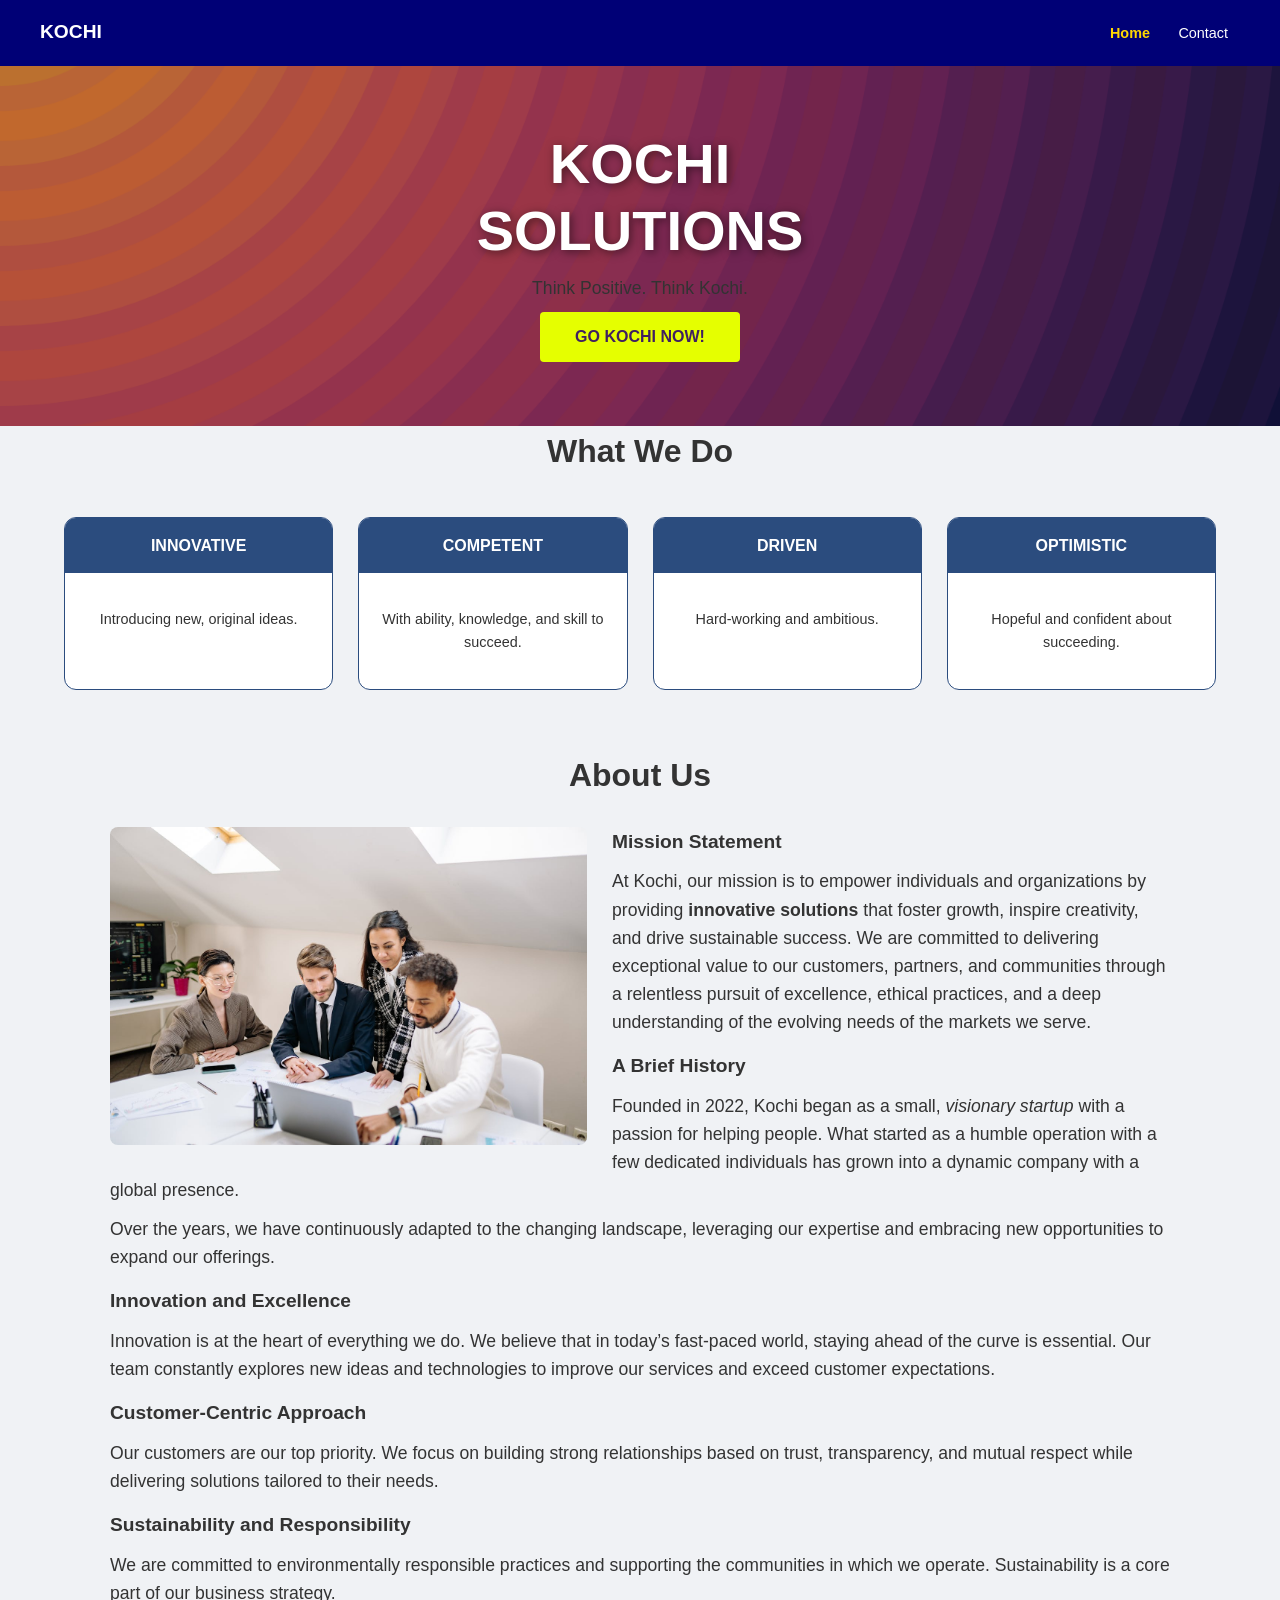
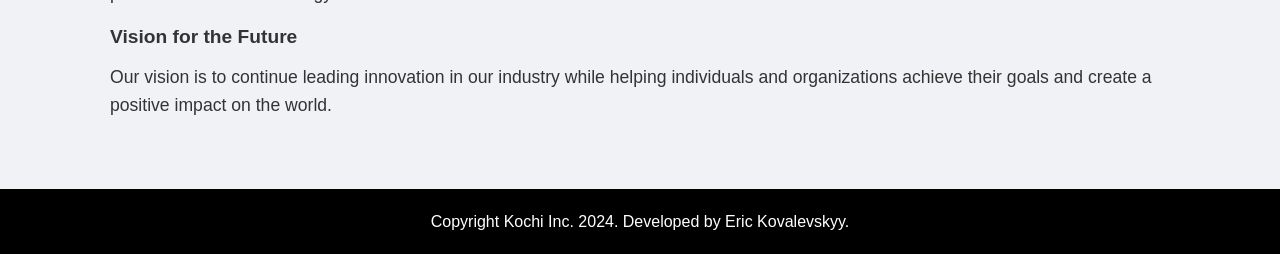
<file: index.html>
<!DOCTYPE html>
<html lang="en">
<head>
  <meta charset="UTF-8">
  <meta name="viewport" content="width=device-width, initial-scale=1.0">
  <title>Kochi Solutions</title>

  <link rel="stylesheet" href="css/index.css">
  <link rel="stylesheet" href="css/layout.css">
  <link rel="stylesheet" href="css/contact.css">
</head>

<body>

<header class="header">
  <nav class="navbar">
    <div class="logo">
      <span>KOCHI</span>
    </div>

    <div class="nav-link">
      <ul class="nav-links-list">
        <li><a href="index.html" class="active">Home</a></li>
        <li><a href="pages/contact.html">Contact</a></li>
      </ul>
    </div>
  </nav>
</header>

<main>

<section class="hero-contact">
  <img src="images/rainbow-vortex.png" alt="Colorful rainbow vortex background">

  <div class="hero-text">
    <h1>KOCHI SOLUTIONS</h1>
    <p>Think Positive. Think Kochi.</p>
    <a href="#" class="btn">GO KOCHI NOW!</a>
  </div>
</section>

<section>
  <h2>What We Do</h2>

  <div class="card">

    <article class="card1">
      <div class="card-body">
        <h3 class="card-title">Innovative</h3>
        <p class="card-text">Introducing new, original ideas.</p>
      </div>
    </article>

    <article class="card2">
      <div class="card-body">
        <h3 class="card-title">Competent</h3>
        <p class="card-text">With ability, knowledge, and skill to succeed.</p>
      </div>
    </article>

    <article class="card3">
      <div class="card-body">
        <h3 class="card-title">Driven</h3>
        <p class="card-text">Hard-working and ambitious.</p>
      </div>
    </article>

    <article class="card4">
      <div class="card-body">
        <h3 class="card-title">Optimistic</h3>
        <p class="card-text">Hopeful and confident about succeeding.</p>
      </div>
    </article>

  </div>
</section>

<section class="about">
  <h2>About Us</h2>

  <div class="content-block">

    <div class="main-image">
      <img src="images/people-working.jpg" alt="Team of professionals working together in an office">
    </div>

    <div class="text-side">

      <h3>Mission Statement</h3>
      <p>
        At Kochi, our mission is to empower individuals and organizations by providing
        <strong>innovative solutions</strong> that foster growth, inspire creativity, and drive
        sustainable success. We are committed to delivering exceptional value to our
        customers, partners, and communities through a relentless pursuit of excellence,
        ethical practices, and a deep understanding of the evolving needs of the markets
        we serve.
      </p>

      <h3>A Brief History</h3>
      <p>
        Founded in 2022, Kochi began as a small, <em>visionary startup</em> with a passion
        for helping people. What started as a humble operation with a few dedicated
        individuals has grown into a dynamic company with a global presence.
      </p>

      <p>
        Over the years, we have continuously adapted to the changing landscape,
        leveraging our expertise and embracing new opportunities to expand our
        offerings.
      </p>

      <h3>Innovation and Excellence</h3>
      <p>
        Innovation is at the heart of everything we do. We believe that in today’s
        fast-paced world, staying ahead of the curve is essential. Our team constantly
        explores new ideas and technologies to improve our services and exceed
        customer expectations.
      </p>

      <h3>Customer-Centric Approach</h3>
      <p>
        Our customers are our top priority. We focus on building strong relationships
        based on trust, transparency, and mutual respect while delivering solutions
        tailored to their needs.
      </p>

      <h3>Sustainability and Responsibility</h3>
      <p>
        We are committed to environmentally responsible practices and supporting the
        communities in which we operate. Sustainability is a core part of our business
        strategy.
      </p>

      <h3>Vision for the Future</h3>
      <p>
        Our vision is to continue leading innovation in our industry while helping
        individuals and organizations achieve their goals and create a positive impact
        on the world.
      </p>

    </div>

  </div>
</section>

</main>

<footer class="footer">
  <span>Copyright Kochi Inc. 2024. Developed by Eric Kovalevskyy.</span>
</footer>

</body>
</html>
</file>
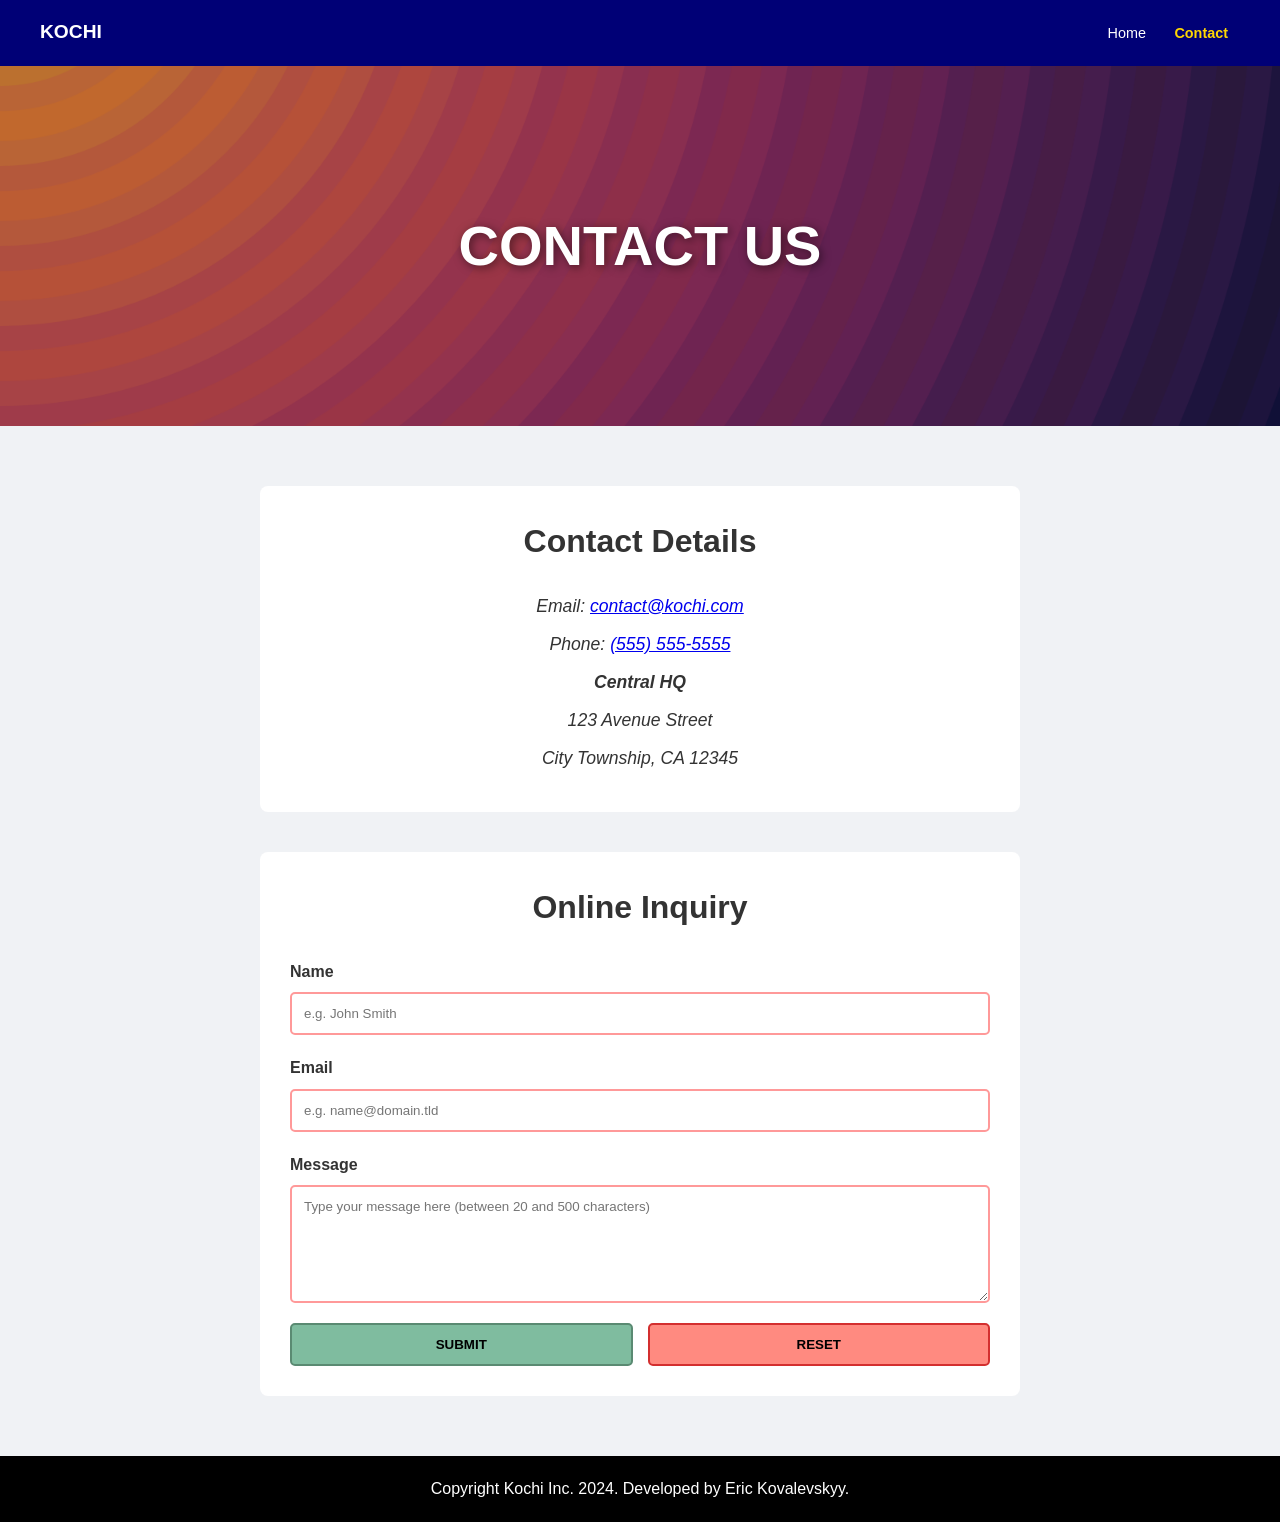
<file: pages/contact.html>
<!DOCTYPE html>
<html lang="en">
<head>
    <meta charset="UTF-8">
    <meta name="viewport" content="width=device-width, initial-scale=1.0">
<title>Contact | Kochi Solutions</title>
    <link rel="stylesheet" href="../css/contact.css">
    <link rel="stylesheet" href="../css/layout.css">
</head>
<body>
    <header class="header">
  <nav class="navbar">
    <div class="logo">
      <span>KOCHI</span>
    </div>
    <div class="nav-link">
        <ul class="nav-links-list">
            <li><a href="../index.html">Home</a></li>
            <li><a href="contact.html" class="active">Contact</a></li>
        </ul>
    </div>
    </nav>
      </header>
    <main>
        <section class="hero-contact">
            <img src="../images/rainbow-vortex.png" alt="Vibrant rainbow bg image">
            <div class="hero-text">
                <h1>CONTACT US</h1>
            </div>
        </section>

        <section class="contact-container">
            
            <div class="contact-details">
                <h2>Contact Details</h2>
                <div class="details-content">
                    <address>
                   <p>Email: <a href="mailto:contact@kochi.com">contact@kochi.com</a></p>
                        <p>Phone: <a href="tel:+15555555555">(555) 555-5555</a></p>
                    
                    <p><strong>Central HQ</strong></p>
                    <p>123 Avenue Street</p>
                    <p>City Township, CA 12345</p>
                    </address>
                </div>
            </div>

            <div class="online-inquiry">
                <h2>Online Inquiry</h2>
                <form action="#">
                    <div class="form-row">
                        <label for="name">Name</label>
                        <input type="text" id="name" name="name" placeholder="e.g. John Smith" required>
                    </div>

                    <div class="form-row">
                        <label for="email">Email</label>
                        <input type="email" id="email" name="email" placeholder="e.g. name@domain.tld" required>
                    </div>

                    <div class="form-row">
                        <label for="message">Message</label>
                        <textarea id="message" name="message" rows="6" placeholder="Type your message here (between 20 and 500 characters)" required></textarea>
                    </div>

                    <div class="form-buttons">
                        <button type="submit" class="btn-submit">SUBMIT</button>
                        <button type="reset" class="btn-reset">RESET</button>
                    </div>
                </form>
            </div>

        </section>
    </main>
    <footer class="footer">
  <span>Copyright Kochi Inc. 2024. Developed by Eric Kovalevskyy.</span>
</footer>
</body>
</html>
</file>
<file: css/index.css>
h1 {
    font-size: 2.2rem;
    color: #ffffff;
    text-transform: uppercase;
    line-height: 1.2;
    margin: 0;
    text-shadow: 2px 2px 3px rgba(0,0,0,0.3);
}

h2 {
    font-size: 2rem;
    color: #333333;
    margin-bottom: 20px;
    text-transform: capitalize;
}

h3 {
    font-size: 1.2rem;
    color: #333333;
    margin-top: 15px;
    margin-bottom: 10px;
}

p {
    font-size: 1rem;
    color: #333333;
    line-height: 1.6;
    margin-bottom: 15px;
}

.hero-contact {
    position: relative;
    height: 85vh; 
    overflow: hidden;
}

.hero-contact img {
    width: 100%;
    height: 100%;
    display: block;
    object-fit: cover;
}

.hero-text {
    position: absolute;   
    top: 45%; 
    left: 10%; 
    transform: translateY(-50%);
    color: #ffffff;
    text-align: left;
    max-width: 400px;
    z-index: 10;
}

.hero-text a.btn {
    color: #402060;
    text-decoration: none;
    background-color: #e5ff00;
    display: inline-block;
    padding: 12px 35px;
    border-radius: 4px;
    font-weight: 700;
    text-transform: uppercase;
    transition: all 0.3s ease;
}

.card {
    display: grid;
    grid-template-columns: repeat(auto-fit, minmax(250px, 1fr));
    gap: 25px;
    width: 90%;
    margin: 40px auto;
    padding: 0;
}

.card1, .card2, .card3, .card4 {
    width: 100%;
    border: 1px solid #2b4c7e;
    border-radius: 12px;
    overflow: hidden;
    text-align: center;
    background-color: #ffffff;
    display: flex;
    flex-direction: column;
}

.card-title {
    padding: 15px;
    background-color: #2b4c7e;
    color: #ffffff;
    margin: 0;
    font-size: 1rem;
    text-transform: uppercase;
}

.card-text {
    padding: 25px 15px;
    color: #333333;
    font-size: 0.9rem;
}

.about {
    max-width: 1100px;
    margin: 40px auto;
    padding: 20px;
}

.main-image {
    float: left; 
    width: 45%; 
    margin-right: 25px;
    margin-bottom: 10px;
}

.main-image img {
    width: 100%;
    height: auto;
    border-radius: 8px;
    display: block;
}

@media (max-width: 768px) {
    .main-image {
        float: none;
        width: 100%;
        margin-right: 0;
    }
    .hero-contact {
        height: 60vh;
    }
    h1 {
        font-size: 1.8rem;
    }
}

@media (max-width: 480px) {
    .card {
        grid-template-columns: 1fr;
        width: 95%;
        gap: 15px;
    }
    .hero-text {
        left: 5%;
        max-width: 90%;
    }
    h1 {
        font-size: 1.5rem;
    }
    .about {
        padding: 10px;
    }
}
</file>
<file: css/layout.css>
* {
    box-sizing: border-box;
    margin: 0;
    padding: 0;
}

body {
    font-family: 'Arial', sans-serif;
    background-color: #f0f2f5;
    line-height: 1.6;
}

.navbar {
    background-color: #000076;
    display: flex;
    justify-content: space-between;
    align-items: center;
    padding: 15px 40px;
}

.logo {
    color: #ffffff;
    font-weight: 800;
    font-size: 1.2rem;
    text-transform: uppercase;
}

.nav-links-list li {
    display: inline-block;
    padding: 5px 12px;
    border-radius: 5px;
}

.nav-links-list li a {
    color: #ffffff;
    text-decoration: none;
    font-weight: 400;
    font-size: 0.9rem;
    transition: all 0.3s ease;
}

.nav-links-list li a.active {
    color: #ffd700;
    font-weight: 700;
}

.footer {
    background-color: #000000;
    color: #ffffff;
    padding: 20px 0px;
    text-align: center;
    width: 100%;
}

.copyright-text {
    font-style: italic;
    font-size: 0.8rem;
    display: block;
    color: #ffffff;
}
</file>
<file: css/contact.css>
h1 {
    font-size: 3.5rem;
    color: #ffffff;
    font-weight: 700;
    text-transform: uppercase;
    text-shadow: 2px 2px 10px rgba(0,0,0,0.5);
    margin: 0;
}

h2 {
    font-size: 2rem;
    color: #333333;
    margin-bottom: 25px;
    font-weight: 700;
    text-align: center;
}

p {
    font-size: 1.1rem;
    color: #333333;
    line-height: 1.6;
    margin: 10px 0;
}

.hero-contact {
    position: relative;
    height: 40vh;
    overflow: hidden;
}

.hero-contact img {
    width: 100%;
    height: 100%;
    object-fit: cover;
    display: block;
}

.hero-text {
    position: absolute;   
    top: 50%;
    left: 50%;
    transform: translate(-50%, -50%);
    color: #ffffff;
    text-align: center;
    width: 100%;
}

.contact-container {
    max-width: 800px;
    margin: 0 auto;
    padding: 60px 20px;
    display: flex;
    flex-direction: column;
    gap: 40px;
}

.contact-details {
    text-align: center;
    background-color: #ffffff;
    padding: 30px;
    border-radius: 8px;
}

.online-inquiry {
    background-color: #ffffff;
    padding: 30px;
    border-radius: 8px;
}

.form-row {
    display: flex;
    flex-direction: column;
    margin-bottom: 20px;
}

.form-row label {
    font-weight: 700;
    margin-bottom: 8px;
    color: #333333;
    text-align: left;
}

.form-row input, .form-row textarea {
    padding: 12px;
    border: 2px solid #ff9999; 
    border-radius: 5px;
    font-family: inherit;
    width: 100%;
}

.form-buttons {
    display: flex;
    gap: 15px;
    margin-top: 10px;
}

.btn-submit {
    flex: 1;
    background-color: #7fbc9f; 
    border: 2px solid #5a8a72;
    padding: 12px;
    font-weight: 700;
    cursor: pointer;
    border-radius: 5px;
    text-transform: uppercase;
}

.btn-reset {
    flex: 1;
    background-color: #ff8a80; 
    border: 2px solid #d32f2f;
    padding: 12px;
    font-weight: 700;
    cursor: pointer;
    border-radius: 5px;
    text-transform: uppercase;
}

@media (max-width: 600px) {
    h1 {
        font-size: 2.2rem;
    }
    
    .contact-container {
        padding: 30px 15px;
    }
}
</file>
